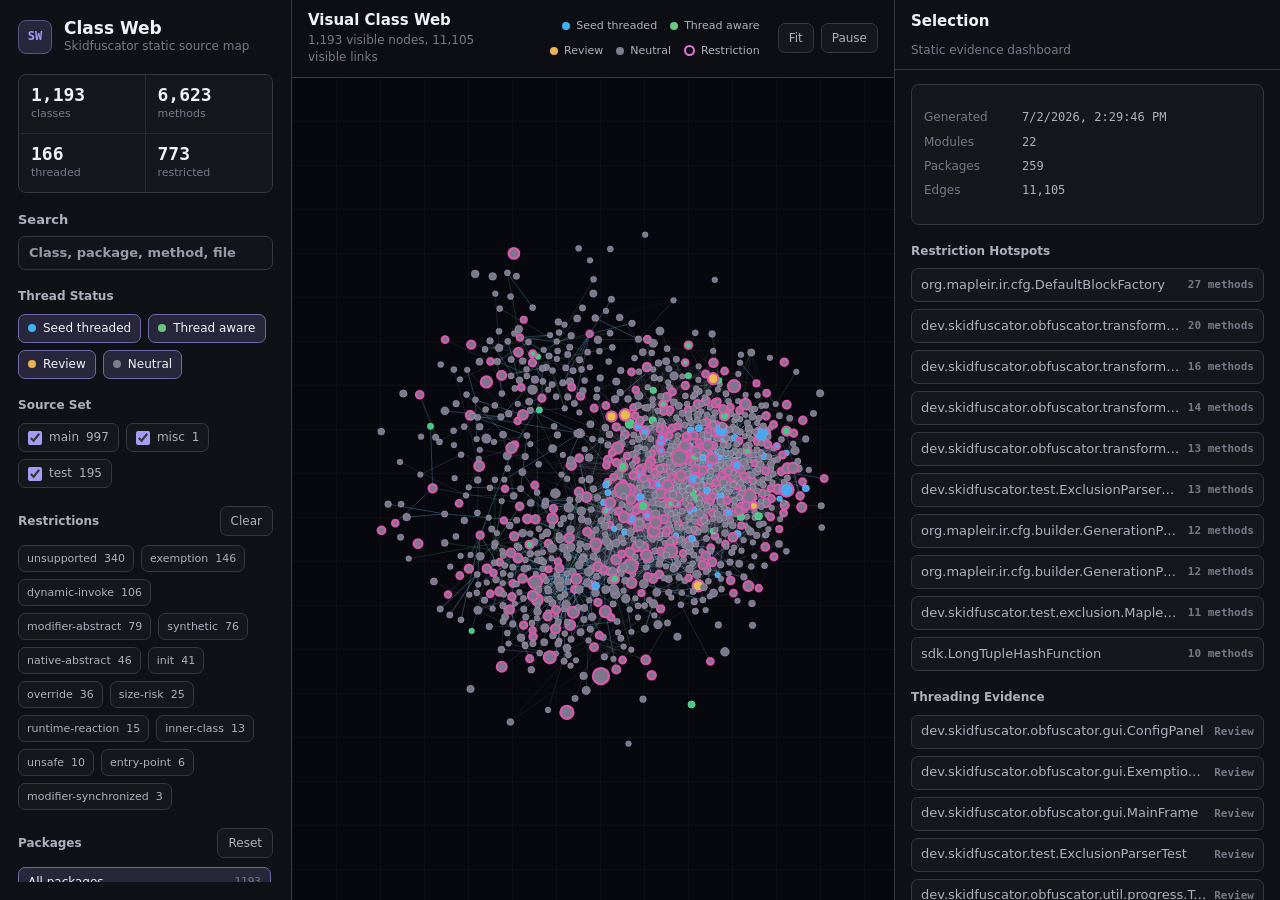
<file: docs/class-web/index.html>
<!doctype html>
<html lang="en">
<head>
  <meta charset="utf-8">
  <meta name="viewport" content="width=device-width, initial-scale=1">
  <title>Skidfuscator Class Web</title>
  <link rel="stylesheet" href="styles.css">
</head>
<body>
  <div class="app-shell">
    <aside class="rail" aria-label="Class web filters">
      <header class="brand">
        <span class="mark" aria-hidden="true">SW</span>
        <div>
          <h1>Class Web</h1>
          <p>Skidfuscator static source map</p>
        </div>
      </header>

      <section class="stats-grid" aria-label="Repository summary">
        <div><b id="statClasses">0</b><span>classes</span></div>
        <div><b id="statMethods">0</b><span>methods</span></div>
        <div><b id="statThreaded">0</b><span>threaded</span></div>
        <div><b id="statRestricted">0</b><span>restricted</span></div>
      </section>

      <label class="search-box">
        <span>Search</span>
        <input id="searchInput" type="search" autocomplete="off" placeholder="Class, package, method, file">
      </label>

      <section class="control-block">
        <h2>Thread Status</h2>
        <div id="statusFilters" class="chip-grid"></div>
      </section>

      <section class="control-block">
        <h2>Source Set</h2>
        <div id="sourceFilters" class="check-grid"></div>
      </section>

      <section class="control-block">
        <div class="block-title-row">
          <h2>Restrictions</h2>
          <button id="clearRestrictions" class="inline-button" type="button">Clear</button>
        </div>
        <div id="restrictionFilters" class="chip-grid compact"></div>
      </section>

      <section class="control-block grow">
        <div class="block-title-row">
          <h2>Packages</h2>
          <button id="resetFilters" class="inline-button" type="button">Reset</button>
        </div>
        <div id="packageList" class="package-list"></div>
      </section>
    </aside>

    <main class="graph-shell">
      <div class="graph-toolbar">
        <div>
          <div class="surface-title">Visual Class Web</div>
          <div id="visibleSummary" class="surface-subtitle">0 visible nodes</div>
        </div>
        <div class="legend" aria-label="Graph legend">
          <span><i class="dot seed"></i>Seed threaded</span>
          <span><i class="dot aware"></i>Thread aware</span>
          <span><i class="dot review"></i>Review</span>
          <span><i class="dot neutral"></i>Neutral</span>
          <span><i class="ring"></i>Restriction</span>
        </div>
        <div class="toolbar-actions">
          <button id="fitGraph" class="tool-button" type="button" title="Fit graph">Fit</button>
          <button id="pauseGraph" class="tool-button" type="button" title="Pause layout">Pause</button>
        </div>
      </div>
      <div class="graph-stage">
        <canvas id="graphCanvas"></canvas>
        <div id="graphTooltip" class="tooltip" hidden></div>
      </div>
    </main>

    <aside class="inspector" aria-label="Class inspector">
      <header class="inspector-head">
        <div>
          <h2 id="inspectorTitle">Selection</h2>
          <p id="inspectorSubtitle">Static evidence dashboard</p>
        </div>
      </header>
      <div id="inspectorBody" class="inspector-body"></div>
    </aside>
  </div>

  <script src="class-data.js"></script>
  <script src="app.js"></script>
</body>
</html>
</file>
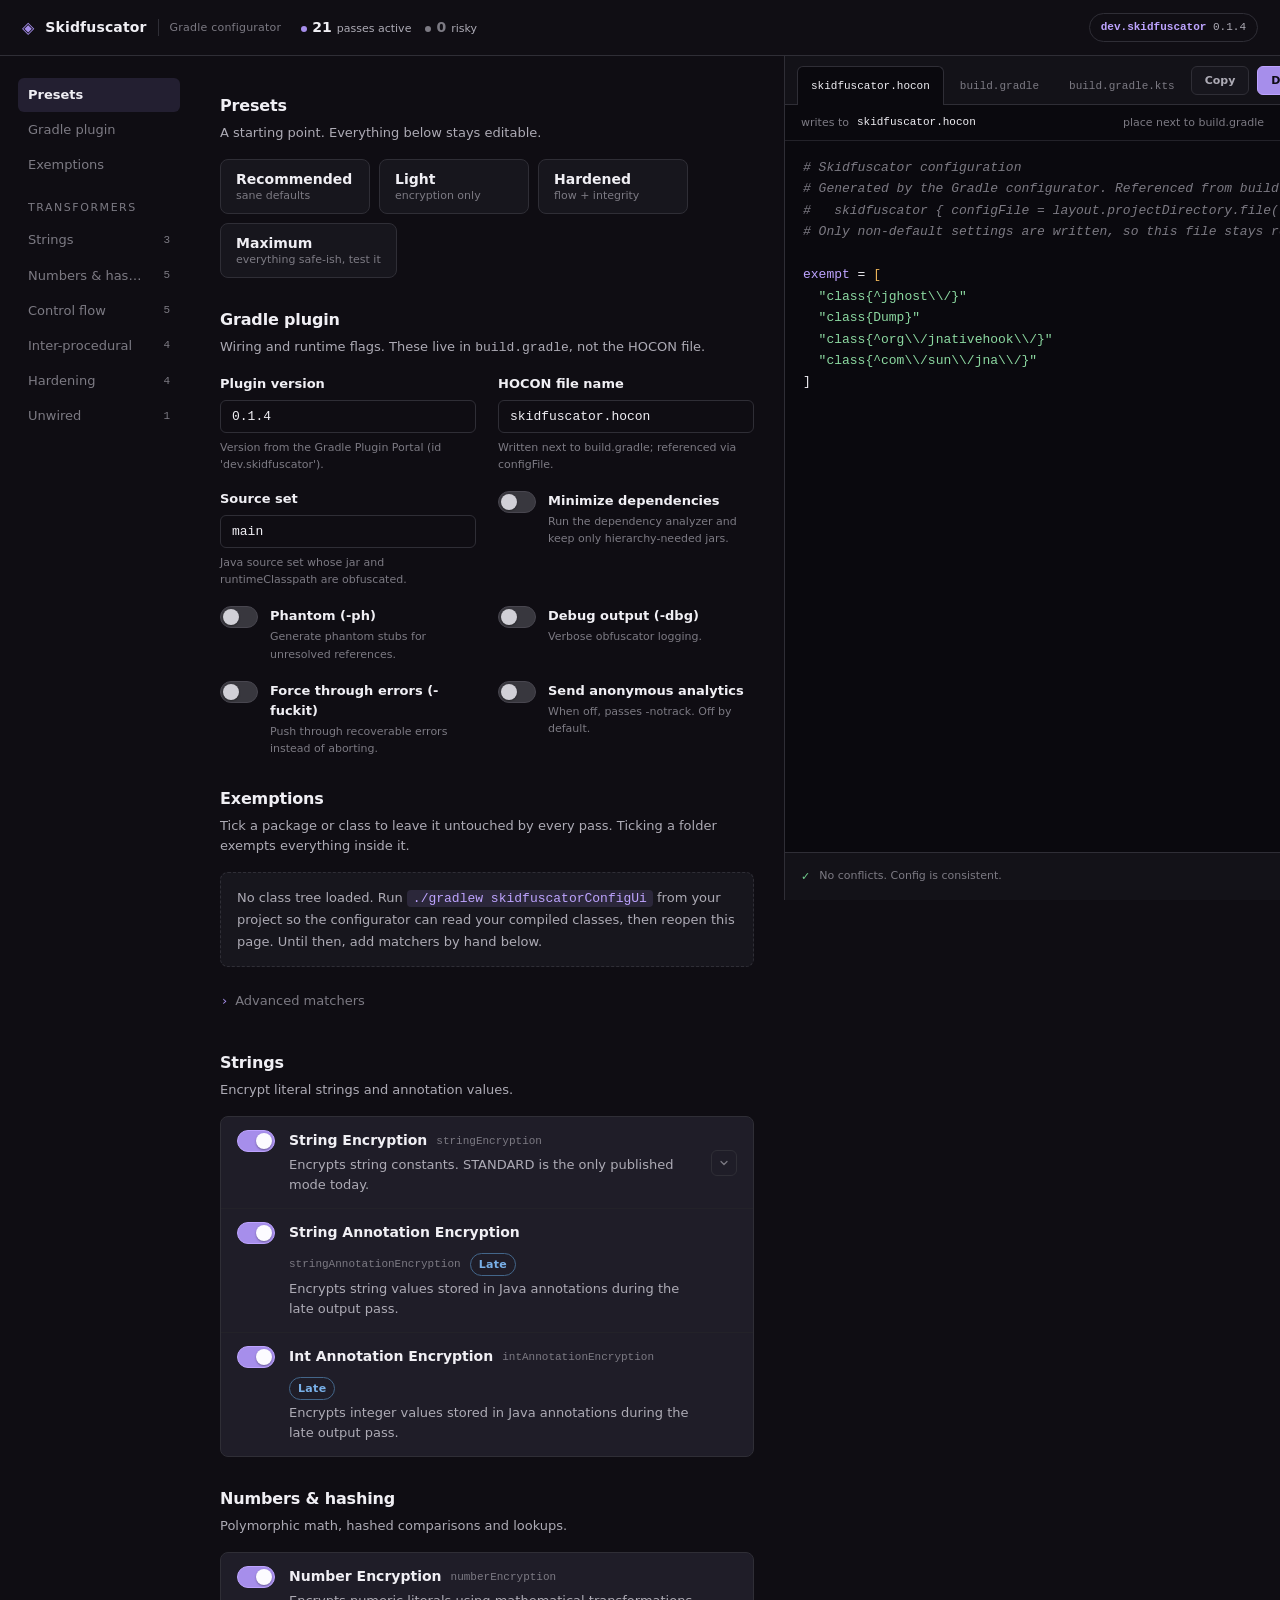
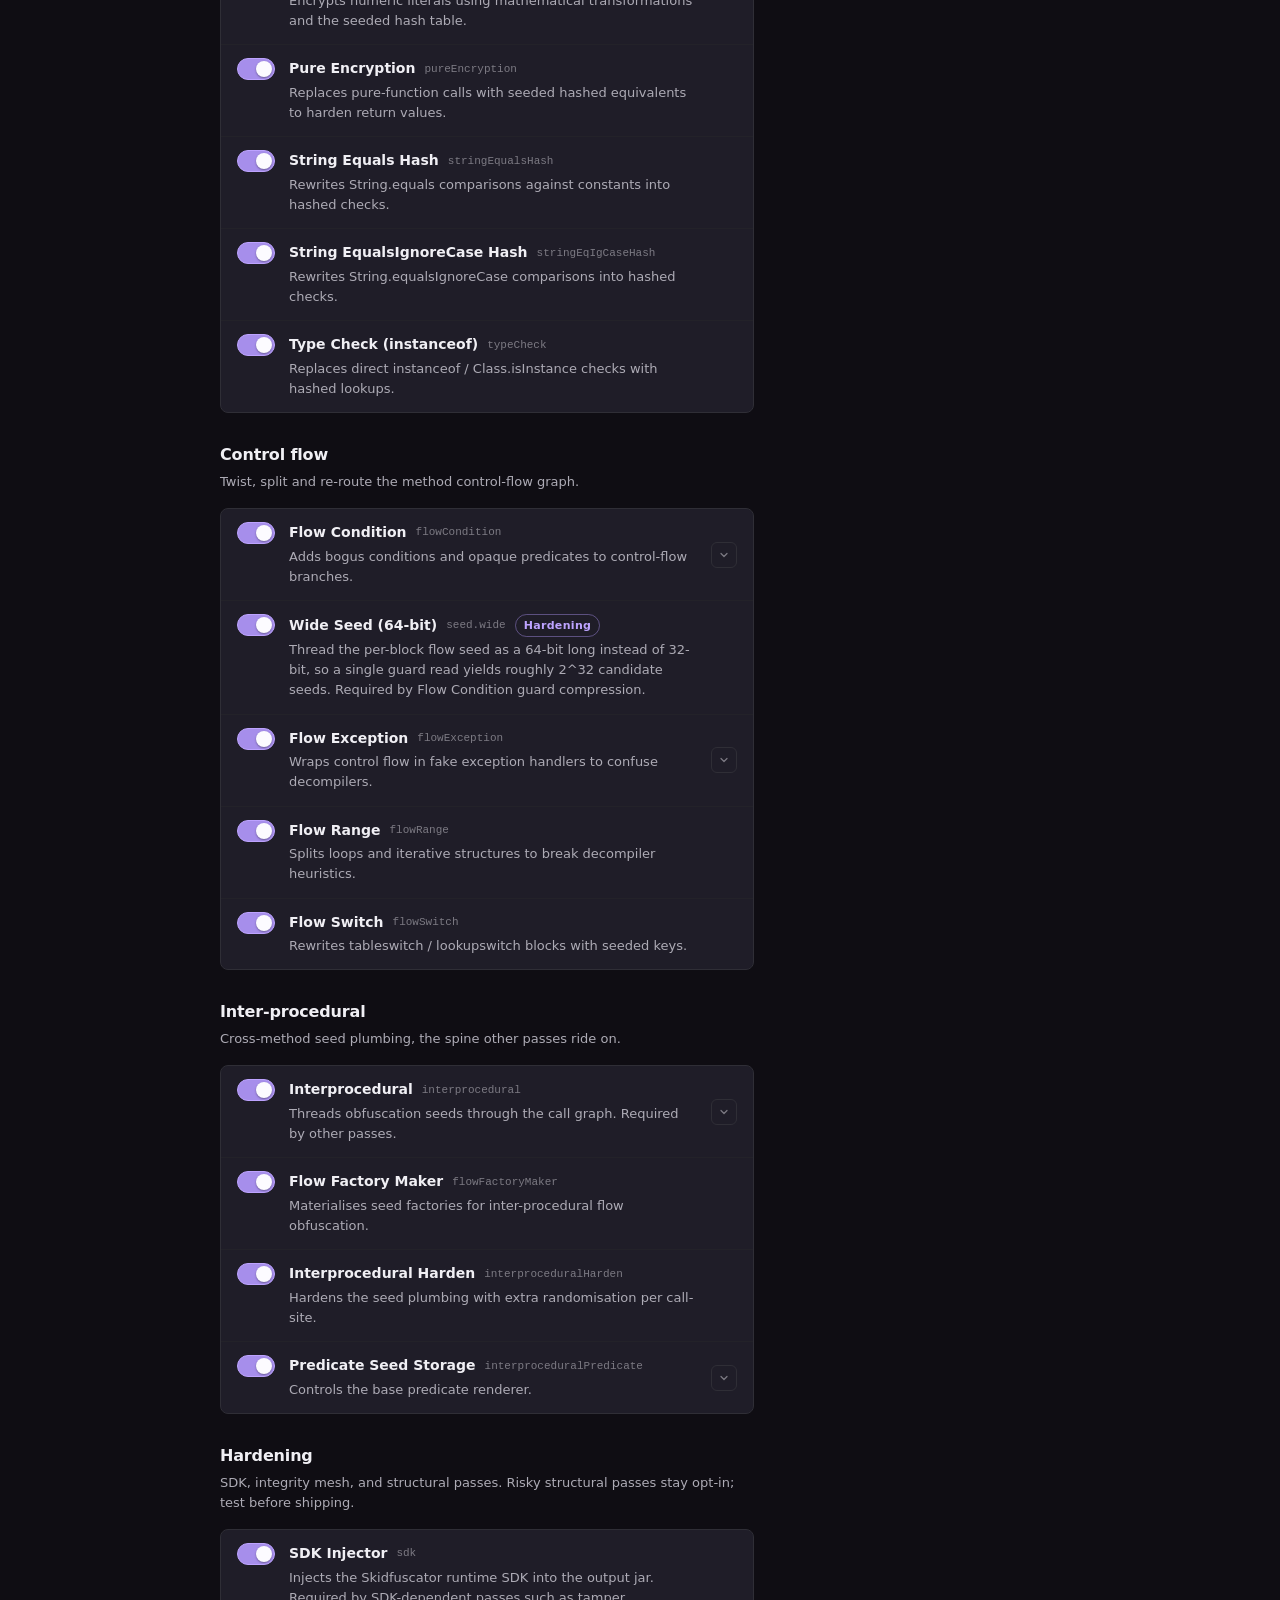
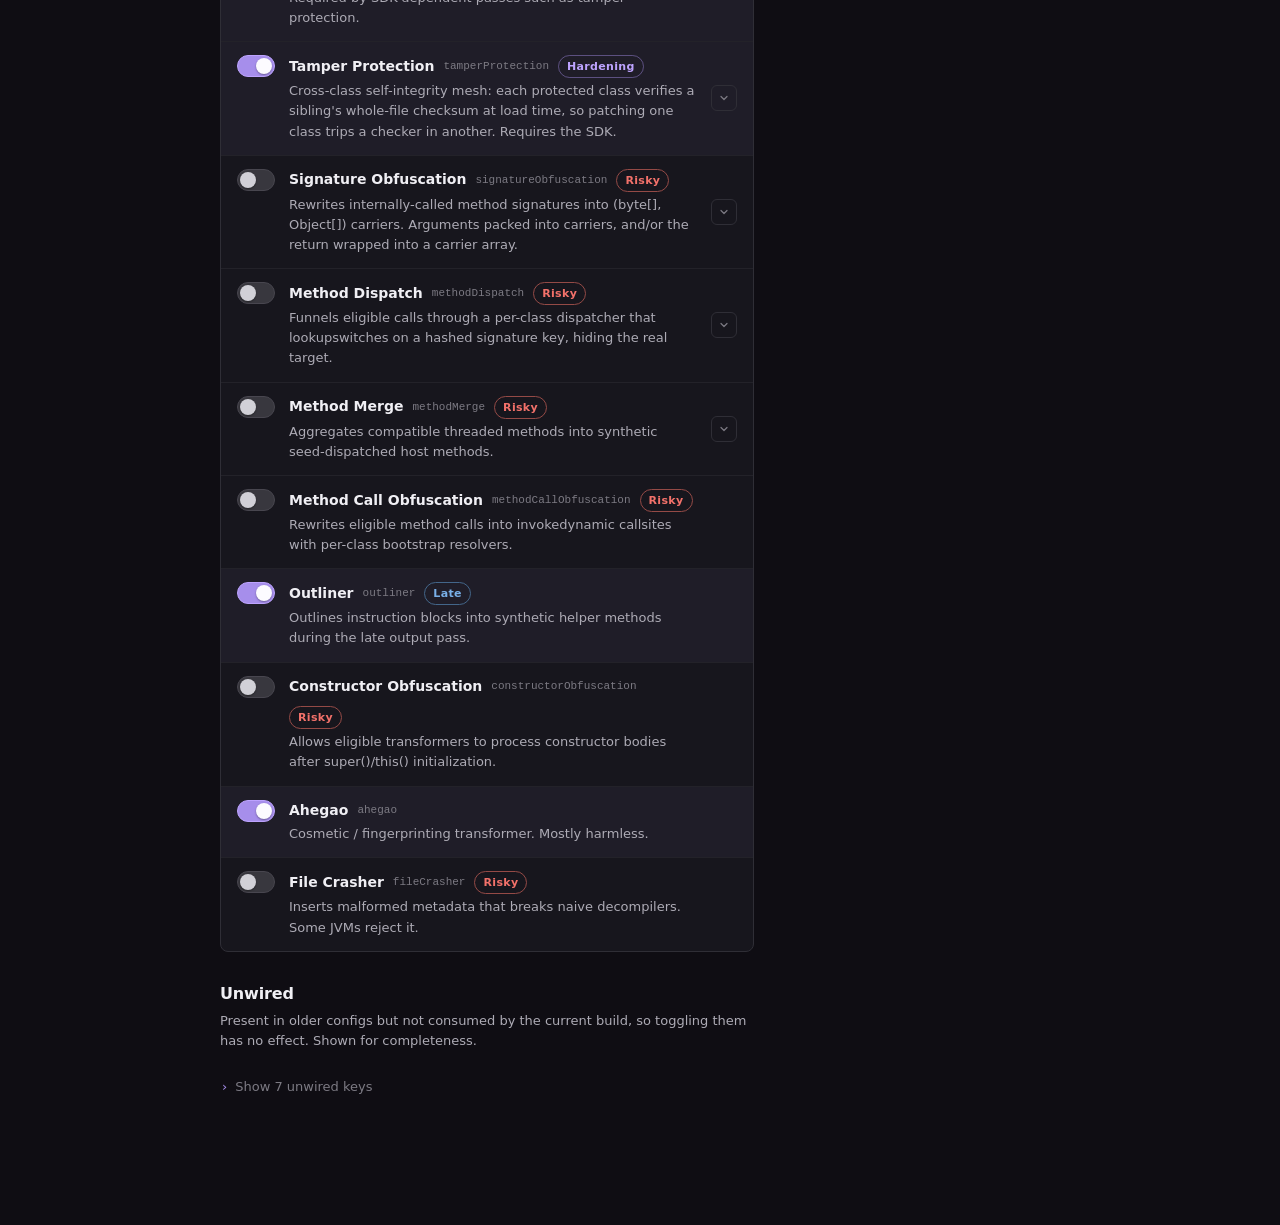
<file: dev.skidfuscator.gradle-plugin/src/main/resources/skidfuscator/config-ui.html>
<!DOCTYPE html>
<html lang="en">
<head>
<meta charset="utf-8">
<meta name="viewport" content="width=device-width, initial-scale=1">
<title>Skidfuscator · Gradle configurator</title>
<style>
  /* ───────────────────────────────────────────────────────────────
     Skidfuscator Gradle configurator.
     Product surface: a control panel that disappears into the task of
     dialing in obfuscation. Restrained colour (tinted violet neutrals,
     one accent reserved for state), system sans for UI, mono only where
     it is semantically code. OKLCH throughout. Fully self-contained and
     offline-safe: no web fonts, no network, runs straight off file://.
     ─────────────────────────────────────────────────────────────── */
  :root {
    --h: 295;                                   /* brand violet hue */
    --bg:        oklch(0.165 0.012 var(--h));
    --bg-grain:  oklch(0.185 0.014 var(--h));
    --surface:   oklch(0.205 0.014 var(--h));
    --surface-2: oklch(0.225 0.016 var(--h));
    --nav-bg:    oklch(0.185 0.013 var(--h));
    --code-bg:   oklch(0.145 0.011 var(--h));
    --line:      oklch(0.305 0.016 var(--h));
    --line-soft: oklch(0.255 0.013 var(--h));

    --text:      oklch(0.955 0.006 var(--h));
    --text-2:    oklch(0.745 0.014 var(--h));
    --text-3:    oklch(0.585 0.014 var(--h));

    --accent:      oklch(0.705 0.135 var(--h));
    --accent-hi:   oklch(0.775 0.140 var(--h));
    --accent-tint: oklch(0.705 0.135 var(--h) / 0.14);
    --accent-line: oklch(0.705 0.135 var(--h) / 0.45);
    --on-accent:   oklch(0.16 0.02 var(--h));

    --ok:    oklch(0.78 0.13 152);
    --warn:  oklch(0.80 0.125 78);
    --danger:oklch(0.70 0.16 25);

    --sans: "Segoe UI Variable Text","Segoe UI", ui-sans-serif, system-ui,
            -apple-system, "Helvetica Neue", Arial, sans-serif;
    --mono: "JetBrains Mono","Cascadia Code","SFMono-Regular","SF Mono",
            "Consolas", ui-monospace, monospace;

    --t-xs: .6875rem; --t-sm: .8125rem; --t-md: .875rem; --t-lg: 1rem;
    --r: 8px; --r-sm: 6px;
    --shadow: 0 1px 2px oklch(0 0 0 / .3), 0 8px 24px oklch(0 0 0 / .22);
  }

  * { box-sizing: border-box; }
  html { scroll-behavior: smooth; }
  body {
    margin: 0; background: var(--bg); color: var(--text);
    font-family: var(--sans); font-size: var(--t-sm); line-height: 1.55;
    -webkit-font-smoothing: antialiased; text-rendering: optimizeLegibility;
  }
  ::selection { background: var(--accent-tint); }
  a { color: var(--accent-hi); text-underline-offset: 2px; }

  ::-webkit-scrollbar { width: 11px; height: 11px; }
  ::-webkit-scrollbar-thumb { background: oklch(0.32 0.015 var(--h)); border-radius: 7px;
    border: 3px solid transparent; background-clip: padding-box; }
  ::-webkit-scrollbar-thumb:hover { background: oklch(0.40 0.02 var(--h)); background-clip: padding-box; }

  :focus-visible { outline: 2px solid var(--accent); outline-offset: 2px; border-radius: 3px; }

  /* ── app bar ─────────────────────────────────────────────── */
  .appbar {
    position: sticky; top: 0; z-index: 60;
    display: flex; align-items: center; gap: 20px;
    height: 56px; padding: 0 22px;
    background: oklch(0.175 0.013 var(--h) / .9);
    border-bottom: 1px solid var(--line);
    backdrop-filter: blur(10px);
  }
  .brand { display: flex; align-items: center; gap: 11px; }
  .brand .mark { color: var(--accent); font-size: 16px; line-height: 1; }
  .brand .name { font-weight: 650; font-size: var(--t-md); letter-spacing: .01em; }
  .brand .ctx {
    font-size: var(--t-xs); color: var(--text-3); padding-left: 11px;
    border-left: 1px solid var(--line); letter-spacing: .02em;
  }
  .summary { display: flex; align-items: center; gap: 14px; font-size: var(--t-xs); color: var(--text-2); }
  .summary .stat { display: flex; align-items: baseline; gap: 5px; }
  .summary .stat b { font-size: var(--t-md); font-weight: 650; color: var(--text); font-variant-numeric: tabular-nums; }
  .summary .dot { width: 6px; height: 6px; border-radius: 50%; background: var(--accent); }
  .summary .stat.risk b { color: var(--warn); }
  .summary .stat.risk .dot { background: var(--warn); }
  .summary .stat.risk.none b { color: var(--text-3); }
  .summary .stat.risk.none .dot { background: var(--text-3); }
  .appbar .spacer { flex: 1; }
  .pluginid {
    font-family: var(--mono); font-size: var(--t-xs); color: var(--text-2);
    padding: 5px 11px; border: 1px solid var(--line); border-radius: 999px;
  }
  .pluginid b { color: var(--accent-hi); font-weight: 600; }

  /* ── shell layout ────────────────────────────────────────── */
  .shell {
    display: grid;
    grid-template-columns: 190px minmax(0,1fr) minmax(400px, 31rem);
    align-items: start;
  }
  @media (max-width: 1199px) { .shell { grid-template-columns: minmax(0,1fr) minmax(370px, 27rem); } .nav { display: none; } }
  @media (max-width: 859px)  { .shell { grid-template-columns: 1fr; } .output { position: static; height: auto; border-left: none; border-top: 1px solid var(--line); } }

  /* ── nav rail ────────────────────────────────────────────── */
  .nav {
    position: sticky; top: 56px; align-self: start;
    max-height: calc(100vh - 56px); overflow: auto;
    padding: 22px 10px 40px 18px;
    display: flex; flex-direction: column; gap: 1px;
  }
  .nav a {
    display: flex; align-items: center; gap: 8px;
    padding: 7px 10px; border-radius: var(--r-sm);
    color: var(--text-3); text-decoration: none; font-size: var(--t-sm);
    transition: color .15s, background .15s;
  }
  .nav a:hover { color: var(--text); background: var(--surface); }
  .nav a.active { color: var(--text); background: var(--accent-tint); font-weight: 550; }
  .nav a .label { flex: 1; min-width: 0; overflow: hidden; text-overflow: ellipsis; white-space: nowrap; }
  .nav a .cnt {
    font-family: var(--mono); font-size: var(--t-xs); font-variant-numeric: tabular-nums;
    color: var(--text-3); min-width: 16px; text-align: right;
  }
  .nav a.active .cnt, .nav a:hover .cnt { color: var(--accent-hi); }
  .nav .group { font-size: var(--t-xs); letter-spacing: .14em; text-transform: uppercase;
    color: var(--text-3); padding: 16px 10px 6px; }

  /* ── editor column ───────────────────────────────────────── */
  .editor { padding: 8px 30px 120px; min-width: 0; }
  .section { padding-top: 30px; scroll-margin-top: 72px; }
  .section > h2 {
    margin: 0 0 4px; font-size: var(--t-lg); font-weight: 650; letter-spacing: -.01em;
  }
  .section > .sub { margin: 0 0 16px; color: var(--text-2); font-size: var(--t-sm); max-width: 70ch; }

  /* presets */
  .presets { display: flex; flex-wrap: wrap; gap: 9px; }
  .preset {
    cursor: pointer; text-align: left;
    background: var(--surface); border: 1px solid var(--line); color: var(--text);
    border-radius: var(--r); padding: 11px 15px; min-width: 150px;
    font-family: var(--sans); transition: border-color .15s, background .15s, transform .1s;
  }
  .preset:hover { border-color: var(--accent-line); background: var(--surface-2); }
  .preset:active { transform: translateY(1px); }
  .preset .pn { display: block; font-weight: 600; font-size: var(--t-md); }
  .preset .pt { display: block; font-size: var(--t-xs); color: var(--text-3); margin-top: 2px; }

  /* form */
  .form { display: grid; grid-template-columns: repeat(2, minmax(0,1fr)); gap: 16px 22px; }
  @media (max-width: 560px) { .form { grid-template-columns: 1fr; } }
  .field { display: flex; flex-direction: column; gap: 6px; min-width: 0; }
  .field > label { font-size: var(--t-sm); font-weight: 550; color: var(--text); }
  .field .hint { font-size: var(--t-xs); color: var(--text-3); }
  input[type=text], select {
    width: 100%; font-family: var(--mono); font-size: var(--t-sm); color: var(--text);
    background: var(--bg); border: 1px solid var(--line); border-radius: var(--r-sm);
    padding: 8px 11px; outline: none; transition: border-color .15s, box-shadow .15s;
  }
  input[type=text]:hover, select:hover { border-color: oklch(0.36 0.018 var(--h)); }
  input[type=text]:focus, select:focus {
    border-color: var(--accent); box-shadow: 0 0 0 3px var(--accent-tint);
  }
  textarea {
    width: 100%; font-family: var(--mono); font-size: var(--t-sm); color: var(--text);
    background: var(--bg); border: 1px solid var(--line); border-radius: var(--r-sm);
    padding: 11px 13px; outline: none; resize: vertical; min-height: 104px; line-height: 1.7;
    transition: border-color .15s, box-shadow .15s;
  }
  textarea:hover { border-color: oklch(0.36 0.018 var(--h)); }
  textarea:focus { border-color: var(--accent); box-shadow: 0 0 0 3px var(--accent-tint); }
  select {
    appearance: none; cursor: pointer; padding-right: 30px;
    background-image:
      linear-gradient(45deg, transparent 50%, var(--text-3) 50%),
      linear-gradient(135deg, var(--text-3) 50%, transparent 50%);
    background-position: calc(100% - 17px) 52%, calc(100% - 12px) 52%;
    background-size: 5px 5px; background-repeat: no-repeat;
  }
  .switchfield { grid-column: span 1; display: flex; align-items: flex-start; gap: 12px; padding-top: 2px; }
  .switchfield .meta { display: flex; flex-direction: column; gap: 2px; }
  .switchfield .meta label { font-size: var(--t-sm); font-weight: 550; }
  .switchfield .meta .hint { font-size: var(--t-xs); color: var(--text-3); }
  .exempt-help { margin-top: 11px; font-size: var(--t-xs); color: var(--text-3); line-height: 1.7; }
  .exempt-help code { font-family: var(--mono); color: var(--accent-hi); background: var(--accent-tint);
    padding: 1px 5px; border-radius: 4px; }

  /* exemption class tree */
  .tree-toolbar { display: flex; align-items: center; gap: 10px; margin-bottom: 10px; }
  .tree-toolbar #treeSearch { flex: 1; }
  .tree-stat { font-size: var(--t-xs); color: var(--text-3); white-space: nowrap; font-variant-numeric: tabular-nums; }
  .tree {
    border: 1px solid var(--line); border-radius: var(--r); background: var(--surface);
    max-height: 440px; overflow: auto; padding: 6px;
  }
  .trow { display: flex; align-items: center; gap: 8px; padding: 3px 6px; border-radius: 6px; white-space: nowrap; }
  .trow:hover { background: var(--surface-2); }
  .tcaret { width: 12px; text-align: center; color: var(--text-3); cursor: pointer; user-select: none;
    font-size: 9px; transition: transform .15s; flex: 0 0 auto; }
  .tcaret.open { transform: rotate(90deg); }
  .tcaret.none { visibility: hidden; }
  input.tcheck { width: 15px; height: 15px; accent-color: var(--accent); cursor: pointer; flex: 0 0 auto; margin: 0; }
  .tname { font-family: var(--mono); font-size: var(--t-sm); cursor: default; }
  .tname.dir { color: var(--text); cursor: pointer; }
  .tname.cls { color: var(--text-2); }
  .tcount { font-family: var(--mono); font-size: var(--t-xs); color: var(--text-3); }
  .tchildren { margin-left: 18px; display: none; border-left: 1px solid var(--line-soft); }
  .tchildren.open { display: block; }
  .tree-more { padding: 6px 8px; color: var(--text-3); font-size: var(--t-xs); }
  .tree-empty {
    border: 1px dashed var(--line); border-radius: var(--r); background: var(--surface);
    padding: 14px 16px; color: var(--text-2); font-size: var(--t-sm); line-height: 1.65;
  }
  .tree-empty code { font-family: var(--mono); color: var(--accent-hi); background: var(--accent-tint); padding: 1px 6px; border-radius: 4px; }
  .zone.adv { margin-top: 14px; }

  /* settings list (transformers) */
  .list { border: 1px solid var(--line); border-radius: var(--r); overflow: hidden; background: var(--surface); }
  .row { border-top: 1px solid var(--line-soft); transition: background .14s; }
  .row:first-child { border-top: none; }
  .row.on { background: oklch(0.705 0.135 var(--h) / 0.055); }
  .row-head { display: flex; align-items: flex-start; gap: 14px; padding: 13px 16px; }
  .row-main { flex: 1; min-width: 0; }
  .row-title { display: flex; align-items: center; gap: 9px; flex-wrap: wrap; }
  .row-title .nm { font-weight: 600; font-size: var(--t-md); }
  .row-title .key { font-family: var(--mono); font-size: var(--t-xs); color: var(--text-3); }
  .row-desc { color: var(--text-2); font-size: var(--t-sm); margin-top: 3px; max-width: 74ch; }
  .row.unwired .row-title .nm { color: var(--text-2); }

  .expander {
    appearance: none; border: 1px solid var(--line); background: transparent; cursor: pointer;
    width: 26px; height: 26px; border-radius: var(--r-sm); color: var(--text-3);
    display: grid; place-items: center; transition: color .15s, border-color .15s, transform .18s;
    flex: 0 0 auto; align-self: center;
  }
  .expander:hover { color: var(--text); border-color: var(--accent-line); }
  .expander svg { width: 12px; height: 12px; transition: transform .2s cubic-bezier(.22,1,.36,1); }
  .expander.open svg { transform: rotate(180deg); }
  .expander.none { visibility: hidden; }

  .badge {
    font-size: var(--t-xs); font-weight: 600; letter-spacing: .03em;
    padding: 2px 8px; border-radius: 999px; border: 1px solid var(--line); color: var(--text-3);
  }
  .badge.late     { color: var(--info, oklch(0.74 0.1 250)); border-color: oklch(0.5 0.07 250); }
  .badge.risky    { color: var(--danger); border-color: oklch(0.5 0.1 25); }
  .badge.hardening{ color: var(--accent-hi); border-color: var(--accent-line); }
  .badge.unwired  { color: var(--text-3); border-color: var(--line); }

  .opts {
    display: none; padding: 2px 16px 16px 52px; overflow: hidden;
  }
  .opts.open { display: block; animation: reveal .22s cubic-bezier(.22,1,.36,1); }
  @keyframes reveal { from { opacity: 0; transform: translateY(-4px); } to { opacity: 1; transform: none; } }
  .opts .opt { margin-top: 13px; }
  .opts .opt:first-child { margin-top: 6px; }

  /* toggle switch (full state vocabulary) */
  .switch { position: relative; display: inline-flex; flex: 0 0 auto; width: 38px; height: 22px; cursor: pointer; }
  .switch input { position: absolute; opacity: 0; width: 100%; height: 100%; margin: 0; cursor: pointer; }
  .track {
    position: absolute; inset: 0; border-radius: 999px;
    background: oklch(0.34 0.012 var(--h)); border: 1px solid oklch(0.40 0.015 var(--h));
    transition: background .18s, border-color .18s;
  }
  .track::after {
    content: ""; position: absolute; top: 2px; left: 2px; width: 16px; height: 16px;
    border-radius: 50%; background: oklch(0.86 0.01 var(--h));
    transition: transform .2s cubic-bezier(.22,1,.36,1), background .18s;
    box-shadow: 0 1px 2px oklch(0 0 0 / .35);
  }
  .switch:hover .track { border-color: oklch(0.46 0.02 var(--h)); }
  .switch input:checked + .track { background: var(--accent); border-color: var(--accent-hi); }
  .switch input:checked + .track::after { transform: translateX(16px); background: oklch(0.99 0.005 var(--h)); }
  .switch input:focus-visible + .track { box-shadow: 0 0 0 3px var(--accent-tint); }

  /* unwired collapsible zone */
  .zone > summary {
    cursor: pointer; list-style: none; user-select: none;
    display: flex; align-items: center; gap: 8px; padding: 10px 2px; color: var(--text-3);
    font-size: var(--t-sm);
  }
  .zone > summary::-webkit-details-marker { display: none; }
  .zone > summary .tw { transition: transform .2s; color: var(--accent); }
  .zone[open] > summary .tw { transform: rotate(90deg); }
  .zone > summary .z-sub { color: var(--text-3); font-size: var(--t-xs); }

  /* ── output column ───────────────────────────────────────── */
  .output {
    position: sticky; top: 56px; height: calc(100vh - 56px);
    border-left: 1px solid var(--line); background: var(--bg-grain);
    display: flex; flex-direction: column;
  }
  .filetabs { display: flex; align-items: stretch; gap: 2px; padding: 10px 12px 0; border-bottom: 1px solid var(--line); }
  .ftab {
    appearance: none; background: transparent; border: 1px solid transparent; border-bottom: none;
    cursor: pointer; font-family: var(--mono); font-size: var(--t-xs); color: var(--text-3);
    padding: 9px 13px; border-radius: var(--r-sm) var(--r-sm) 0 0; transition: color .15s, background .15s;
  }
  .ftab:hover { color: var(--text-2); }
  .ftab.active { color: var(--text); background: var(--code-bg); border-color: var(--line); margin-bottom: -1px; }
  .out-actions { margin-left: auto; display: flex; gap: 8px; align-items: center; padding-bottom: 9px; }
  .btn {
    appearance: none; cursor: pointer; font-family: var(--sans); font-size: var(--t-xs); font-weight: 550;
    padding: 7px 13px; border-radius: var(--r-sm); border: 1px solid var(--line);
    background: var(--surface); color: var(--text-2); transition: color .15s, background .15s, border-color .15s;
  }
  .btn:hover { color: var(--text); background: var(--surface-2); border-color: var(--accent-line); }
  .btn:active { transform: translateY(1px); }
  .btn.primary { background: var(--accent); color: var(--on-accent); border-color: var(--accent-hi); }
  .btn.primary:hover { background: var(--accent-hi); }

  .filehead {
    display: flex; align-items: center; gap: 8px; padding: 9px 16px;
    font-size: var(--t-xs); color: var(--text-3); border-bottom: 1px solid var(--line-soft);
    background: var(--code-bg);
  }
  .filehead .fname { font-family: var(--mono); color: var(--text); }
  .filehead .spacer { flex: 1; }
  pre.code {
    flex: 1; margin: 0; overflow: auto; padding: 16px 18px; background: var(--code-bg);
    font-family: var(--mono); font-size: var(--t-sm); line-height: 1.65; tab-size: 2; white-space: pre;
  }
  pre .c { color: var(--text-3); font-style: italic; }
  pre .k { color: var(--accent-hi); }
  pre .s { color: oklch(0.82 0.11 152); }
  pre .b { color: oklch(0.78 0.10 250); }
  pre .e { color: var(--warn); }

  .consistency { border-top: 1px solid var(--line); background: var(--bg-grain);
    padding: 11px 16px; font-size: var(--t-xs); max-height: 168px; overflow: auto; }
  .ci { display: flex; gap: 9px; padding: 4px 0; align-items: flex-start; line-height: 1.5; }
  .ci .ic { flex: 0 0 auto; margin-top: 1px; }
  .ci.ok   { color: var(--text-3); }
  .ci.ok .ic   { color: var(--ok); }
  .ci.warn { color: var(--text-2); }
  .ci.warn .ic { color: var(--warn); }

  .toast {
    position: fixed; left: 50%; bottom: 24px; transform: translate(-50%, 14px);
    background: var(--surface-2); color: var(--text); border: 1px solid var(--accent-line);
    font-size: var(--t-sm); font-weight: 550; padding: 10px 18px; border-radius: var(--r);
    opacity: 0; pointer-events: none; transition: opacity .2s, transform .2s cubic-bezier(.22,1,.36,1);
    z-index: 100; box-shadow: var(--shadow);
  }
  .toast.show { opacity: 1; transform: translate(-50%, 0); }
  .toast .ic { color: var(--accent); margin-right: 8px; }
</style>
</head>
<body>
<header class="appbar">
  <div class="brand">
    <span class="mark">◈</span>
    <span class="name">Skidfuscator</span>
    <span class="ctx">Gradle configurator</span>
  </div>
  <div class="summary" id="summary"></div>
  <span class="spacer"></span>
  <span class="pluginid" id="pluginId"></span>
</header>

<div class="shell">
  <nav class="nav" id="nav" aria-label="Sections"></nav>

  <main class="editor" id="editor">
    <section class="section" id="sec-presets" data-sec data-label="Presets">
      <h2>Presets</h2>
      <p class="sub">A starting point. Everything below stays editable.</p>
      <div class="presets" id="presets"></div>
    </section>

    <section class="section" id="sec-plugin" data-sec data-label="Gradle plugin">
      <h2>Gradle plugin</h2>
      <p class="sub">Wiring and runtime flags. These live in <code>build.gradle</code>, not the HOCON file.</p>
      <div class="form" id="gradleForm"></div>
    </section>

    <section class="section" id="sec-exempt" data-sec data-label="Exemptions">
      <h2>Exemptions</h2>
      <p class="sub">Tick a package or class to leave it untouched by every pass. Ticking a folder exempts everything inside it.</p>

      <div id="treePanel">
        <div class="tree-toolbar">
          <input type="text" id="treeSearch" spellcheck="false" placeholder="Filter packages and classes" aria-label="Filter the class tree">
          <span class="tree-stat" id="treeStat"></span>
          <button class="btn" id="treeClear" type="button">Clear</button>
        </div>
        <div class="tree" id="tree" role="tree"></div>
      </div>

      <div id="treeEmpty" class="tree-empty" style="display:none">
        No class tree loaded. Run <code>./gradlew skidfuscatorConfigUi</code> from your project so the configurator can read
        your compiled classes, then reopen this page. Until then, add matchers by hand below.
      </div>

      <details class="zone adv">
        <summary><span class="tw">&rsaquo;</span><span>Advanced matchers</span></summary>
        <p class="exempt-help" style="margin-top:10px">
          One matcher per line, applied on top of the ticked classes above. Use these for method-level or regex rules:
          <code>class{com/example/api/**}</code>, <code>method{com/example/Main.main*}</code>.
          Backslashes are escaped for you in the generated HOCON.
        </p>
        <textarea id="exempt" spellcheck="false" rows="5" aria-label="Advanced exemption matchers"></textarea>
      </details>
    </section>
  </main>

  <aside class="output">
    <div class="filetabs">
      <button class="ftab active" data-out="hocon">skidfuscator.hocon</button>
      <button class="ftab" data-out="groovy">build.gradle</button>
      <button class="ftab" data-out="kotlin">build.gradle.kts</button>
      <div class="out-actions">
        <button class="btn" id="copyBtn">Copy</button>
        <button class="btn primary" id="dlBtn">Download</button>
      </div>
    </div>
    <div class="filehead">
      <span>writes to</span><span class="fname" id="fileName">skidfuscator.hocon</span>
      <span class="spacer"></span>
      <span id="fileNote"></span>
    </div>
    <pre class="code" id="code" tabindex="0"></pre>
    <div class="consistency" id="consistency"></div>
  </aside>
</div>

<div class="toast" id="toast"></div>

<!-- Class tree injected by the Gradle task (skidfuscatorConfigUi). Stays the literal
     placeholder when the page is opened without the task, which switches the picker to
     manual mode. Inline (not fetched) so it works offline from file://. -->
<script id="ct-data" type="application/json">__SKIDFUSCATOR_CLASSTREE__</script>

<script>
"use strict";
/* ════════════════════════════════════════════════════════════════
   Catalog mirrors dev.skidfuscator.obfuscator.gui.TransformerPanel.
   Each `id` IS the HOCON key the obfuscator reads (camelCase of the
   transformer name). Defaults match defaultConfig.hocon and the
   transformers' getConfig() fallbacks. type: bool | int | enum | string
   ════════════════════════════════════════════════════════════════ */
const CATALOG = [
  { cat: "Strings", hint: "Encrypt literal strings and annotation values.", items: [
    { id:"stringEncryption", name:"String Encryption", def:true,
      desc:"Encrypts string constants. STANDARD is the only published mode today.",
      opts:[ {key:"type", label:"Encryption type", type:"enum", values:["STANDARD"], def:"STANDARD"} ] },
    { id:"stringAnnotationEncryption", name:"String Annotation Encryption", def:true, tag:"Late",
      desc:"Encrypts string values stored in Java annotations during the late output pass." },
    { id:"intAnnotationEncryption", name:"Int Annotation Encryption", def:true, tag:"Late",
      desc:"Encrypts integer values stored in Java annotations during the late output pass." },
  ]},

  { cat: "Numbers & hashing", hint: "Polymorphic math, hashed comparisons and lookups.", items: [
    { id:"numberEncryption", name:"Number Encryption", def:true,
      desc:"Encrypts numeric literals using mathematical transformations and the seeded hash table." },
    { id:"pureEncryption", name:"Pure Encryption", def:true,
      desc:"Replaces pure-function calls with seeded hashed equivalents to harden return values." },
    { id:"stringEqualsHash", name:"String Equals Hash", def:true,
      desc:"Rewrites String.equals comparisons against constants into hashed checks." },
    { id:"stringEqIgCaseHash", name:"String EqualsIgnoreCase Hash", def:true,
      desc:"Rewrites String.equalsIgnoreCase comparisons into hashed checks." },
    { id:"typeCheck", name:"Type Check (instanceof)", def:true,
      desc:"Replaces direct instanceof / Class.isInstance checks with hashed lookups." },
  ]},

  { cat: "Control flow", hint: "Twist, split and re-route the method control-flow graph.", items: [
    { id:"flowCondition", name:"Flow Condition", def:true,
      desc:"Adds bogus conditions and opaque predicates to control-flow branches.",
      opts:[
        {key:"compressing.enabled", label:"Compress guard seed", type:"bool", def:true,
         desc:"Hash the full 64-bit seed folded to 32 bits so a guard constant no longer reveals the seed. Requires Wide Seed."},
        {key:"compressing.salt", label:"Non-linear fold", type:"bool", def:true,
         desc:"Use a non-linear multiply-mix fold to resist cross-guard correlation. Requires guard compression."},
      ] },
    { id:"seed", name:"Wide Seed (64-bit)", def:true, tag:"Hardening", flag:"wide",
      desc:"Thread the per-block flow seed as a 64-bit long instead of 32-bit, so a single guard read yields roughly 2^32 candidate seeds. Required by Flow Condition guard compression." },
    { id:"flowException", name:"Flow Exception", def:true,
      desc:"Wraps control flow in fake exception handlers to confuse decompilers.",
      opts:[
        {key:"strength", label:"Strength", type:"enum", values:["WEAK","GOOD","AGGRESSIVE"], def:"AGGRESSIVE"},
        {key:"decoyCalls.enabled", label:"Decoy calls", type:"bool", def:false,
         desc:"Replace fake failure throws with decoy calls to valid methods."},
        {key:"decoyCalls.scope", label:"Decoy scope", type:"enum", values:["APPLICATION","APPLICATION_AND_EXEMPT"], def:"APPLICATION_AND_EXEMPT"},
        {key:"decoyCalls.includeLibraries", label:"Library decoys", type:"bool", def:false,
         desc:"Allow public library static methods as decoy call targets."},
        {key:"decoyCalls.maxArgs", label:"Max decoy args", type:"int", def:5},
      ] },
    { id:"flowRange", name:"Flow Range", def:true,
      desc:"Splits loops and iterative structures to break decompiler heuristics." },
    { id:"flowSwitch", name:"Flow Switch", def:true,
      desc:"Rewrites tableswitch / lookupswitch blocks with seeded keys." },
  ]},

  { cat: "Inter-procedural", hint: "Cross-method seed plumbing, the spine other passes ride on.", items: [
    { id:"interprocedural", name:"Interprocedural", def:true,
      desc:"Threads obfuscation seeds through the call graph. Required by other passes.",
      opts:[ {key:"threadStaticMethods", label:"Thread static methods", type:"bool", def:true,
        desc:"Thread the flow seed through static-method call edges (adds a hidden int parameter to threaded static methods)."} ] },
    { id:"flowFactoryMaker", name:"Flow Factory Maker", def:true,
      desc:"Materialises seed factories for inter-procedural flow obfuscation." },
    { id:"interproceduralHarden", name:"Interprocedural Harden", def:true,
      desc:"Hardens the seed plumbing with extra randomisation per call-site." },
    { id:"interproceduralPredicate", name:"Predicate Seed Storage", def:true,
      desc:"Controls the base predicate renderer.",
      opts:[ {key:"dynamicClassPredicates", label:"Dynamic class predicates", type:"bool", def:false,
        desc:"Store class/static predicates in private static fields instead of inlining constants."} ] },
  ]},

  { cat: "Hardening", hint: "SDK, integrity mesh, and structural passes. Risky structural passes stay opt-in; test before shipping.", items: [
    { id:"sdk", name:"SDK Injector", def:true,
      desc:"Injects the Skidfuscator runtime SDK into the output jar. Required by SDK-dependent passes such as tamper protection." },
    { id:"tamperProtection", name:"Tamper Protection", def:true, tag:"Hardening",
      desc:"Cross-class self-integrity mesh: each protected class verifies a sibling's whole-file checksum at load time, so patching one class trips a checker in another. Requires the SDK.",
      opts:[ {key:"action", label:"On tamper", type:"enum", values:["THROW","EXIT","SILENT"], def:"SILENT",
        desc:"THROW raises an error at the check; EXIT halts the JVM; SILENT lets the check pass then arms a deferred, off-thread halt (hardest to trace)."} ] },
    { id:"signatureObfuscation", name:"Signature Obfuscation", def:false, tag:"Risky",
      desc:"Rewrites internally-called method signatures into (byte[], Object[]) carriers. Arguments packed into carriers, and/or the return wrapped into a carrier array.",
      opts:[
        {key:"arguments", label:"Pack arguments", type:"bool", def:true,
         desc:"Collapse the parameter list into (byte[], Object[]) carriers."},
        {key:"returns", label:"Wrap returns", type:"bool", def:false,
         desc:"Wrap the return value into a carrier array; callers unpack transparently."},
        {key:"returnThreadKey", label:"Thread key in return", type:"bool", def:false,
         desc:"Append the method's threaded flow seed as the last slot of the wrapped return array. Requires Wrap returns."},
      ] },
    { id:"methodDispatch", name:"Method Dispatch", def:false, tag:"Risky",
      desc:"Funnels eligible calls through a per-class dispatcher that lookupswitches on a hashed signature key, hiding the real target.",
      opts:[
        {key:"scope", label:"Scope", type:"enum", values:["APP_ONLY","INCLUDE_LIBRARY","STATIC_ONLY"], def:"APP_ONLY",
         desc:"APP_ONLY = application targets; INCLUDE_LIBRARY = also library targets; STATIC_ONLY = only invokestatic."},
        {key:"maxPerDispatcher", label:"Max targets / dispatcher", type:"int", def:64},
        {key:"decoyDefaultCalls", label:"Default decoy calls", type:"bool", def:false,
         desc:"Emit calls to real targets in the unreachable default path before the safety throw."},
      ] },
    { id:"methodMerge", name:"Method Merge", def:false, tag:"Risky",
      desc:"Aggregates compatible threaded methods into synthetic seed-dispatched host methods.",
      opts:[
        {key:"maxPerHost", label:"Max methods / host", type:"int", def:16},
        {key:"maxHostInsns", label:"Max host instructions", type:"int", def:20000},
      ] },
    { id:"methodCallObfuscation", name:"Method Call Obfuscation", def:false, tag:"Risky",
      desc:"Rewrites eligible method calls into invokedynamic callsites with per-class bootstrap resolvers." },
    { id:"outliner", name:"Outliner", def:true, tag:"Late",
      desc:"Outlines instruction blocks into synthetic helper methods during the late output pass." },
    { id:"constructorObfuscation", name:"Constructor Obfuscation", def:false, tag:"Risky",
      desc:"Allows eligible transformers to process constructor bodies after super()/this() initialization." },
    { id:"ahegao", name:"Ahegao", def:true,
      desc:"Cosmetic / fingerprinting transformer. Mostly harmless." },
    { id:"fileCrasher", name:"File Crasher", def:false, tag:"Risky",
      desc:"Inserts malformed metadata that breaks naive decompilers. Some JVMs reject it." },
  ]},

  { cat: "Unwired", hint: "Present in older configs but not consumed by the current build, so toggling them has no effect. Shown for completeness.", unwired:true, items: [
    { id:"reference", name:"Reference Hardening", def:false, tag:"Unwired",
      desc:"Hardens method / field reference resolution." },
    { id:"exceptionReturn", name:"Exception Return", def:true, tag:"Unwired",
      desc:"Replaces ordinary returns with exception-driven control-flow exits." },
    { id:"driver", name:"Driver", def:false, tag:"Unwired",
      desc:"Wraps the program with a launch driver.",
      opts:[ {key:"path", label:"Driver path", type:"string", def:"skid/Driver"} ] },
    { id:"native", name:"Native", def:false, tag:"Unwired",
      desc:"Converts selected methods to native implementations." },
    { id:"classRenamer", name:"Class Renamer", def:false, tag:"Unwired",
      desc:"Renames classes. Not wired to the obfuscator runtime; use ProGuard pre-processing instead.",
      opts:[
        {key:"type", label:"Scheme", type:"enum", values:["ALPHABETICAL","CUSTOM"], def:"CUSTOM"},
        {key:"prefix", label:"Package prefix", type:"string", def:"skido/"},
        {key:"depth", label:"Depth", type:"int", def:3},
      ] },
    { id:"methodRenamer", name:"Method Renamer", def:false, tag:"Unwired",
      desc:"Renames methods. Not wired to the obfuscator runtime.",
      opts:[
        {key:"type", label:"Scheme", type:"enum", values:["ALPHABETICAL","CUSTOM"], def:"CUSTOM"},
        {key:"depth", label:"Depth", type:"int", def:3},
      ] },
    { id:"fieldRenamer", name:"Field Renamer", def:false, tag:"Unwired",
      desc:"Renames fields. Not wired to the obfuscator runtime.",
      opts:[ {key:"type", label:"Scheme", type:"enum", values:["ALPHABETICAL","CUSTOM"], def:"ALPHABETICAL"} ] },
  ]},
];

const DEFAULT_EXEMPTIONS = [
  "class{^jghost\\/}", "class{Dump}", "class{^org\\/jnativehook\\/}", "class{^com\\/sun\\/jna\\/}",
];

const GRADLE = {
  pluginVersion: { label:"Plugin version", type:"text", def:"0.1.4",
    desc:"Version from the Gradle Plugin Portal (id 'dev.skidfuscator')." },
  configFile:    { label:"HOCON file name", type:"text", def:"skidfuscator.hocon",
    desc:"Written next to build.gradle; referenced via configFile." },
  sourceSet:     { label:"Source set", type:"text", def:"main",
    desc:"Java source set whose jar and runtimeClasspath are obfuscated." },
  minimizeDependencies: { label:"Minimize dependencies", type:"bool", def:false,
    desc:"Run the dependency analyzer and keep only hierarchy-needed jars." },
  phantom:  { label:"Phantom (-ph)", type:"bool", def:false, desc:"Generate phantom stubs for unresolved references." },
  debug:    { label:"Debug output (-dbg)", type:"bool", def:false, desc:"Verbose obfuscator logging." },
  fuckit:   { label:"Force through errors (-fuckit)", type:"bool", def:false, desc:"Push through recoverable errors instead of aborting." },
  analytics:{ label:"Send anonymous analytics", type:"bool", def:false, desc:"When off, passes -notrack. Off by default." },
};

const PRESETS = {
  "Recommended": { tip:"sane defaults", state:{} },
  "Light":       { tip:"encryption only", state:{
    flowCondition:false, flowException:false, flowRange:false, flowSwitch:false,
    pureEncryption:false, stringEqualsHash:false, stringEqIgCaseHash:false, typeCheck:false,
    outliner:false, ahegao:false } },
  "Hardened":    { tip:"flow + integrity", state:{
    seed:true,
    sdk:true,
    flowCondition:{enabled:true, "compressing.enabled":true, "compressing.salt":true},
    tamperProtection:{enabled:true, action:"SILENT"},
    "flowException.strength":"AGGRESSIVE" } },
  "Maximum":     { tip:"everything safe-ish, test it", state:{
    seed:true,
    sdk:true,
    flowCondition:{enabled:true, "compressing.enabled":true, "compressing.salt":true},
    tamperProtection:{enabled:true, action:"SILENT"},
    signatureObfuscation:{enabled:true, arguments:true, returns:true, returnThreadKey:true},
    methodDispatch:{enabled:true}, methodMerge:{enabled:true} } },
};

const RISKY = ["signatureObfuscation","methodDispatch","methodMerge","methodCallObfuscation","constructorObfuscation","fileCrasher"];

/* ──────────────────────────── state ──────────────────────────── */
const byId = {};
CATALOG.forEach(c => c.items.forEach(it => byId[it.id] = it));
const state = {};
const gradle = {};
let activeOut = "hocon";

function resetState() {
  for (const id in byId) {
    const it = byId[id];
    const opts = {};
    (it.opts || []).forEach(o => opts[o.key] = o.def);
    state[id] = { enabled: !!it.def, opts };
  }
  for (const k in GRADLE) gradle[k] = GRADLE[k].def;
}

function applyPreset(name) {
  resetState();
  const st = PRESETS[name].state;
  for (const key in st) {
    const v = st[key];
    if (key.indexOf(".") > -1 && !byId[key]) {
      const id = key.slice(0, key.indexOf("."));
      const ok = key.slice(key.indexOf(".") + 1);
      if (state[id]) state[id].opts[ok] = v;
    } else if (typeof v === "object") {
      if (!state[key]) continue;
      if ("enabled" in v) state[key].enabled = v.enabled;
      for (const ok in v) if (ok !== "enabled") state[key].opts[ok] = v[ok];
    } else {
      if (state[key]) state[key].enabled = v;
    }
  }
  buildGradleForm();
  renderCatalog();
  render();
}

/* ──────────────────────────── helpers ────────────────────────── */
const $ = sel => document.querySelector(sel);
const slug = s => s.toLowerCase().replace(/[^a-z0-9]+/g, "-").replace(/(^-|-$)/g, "");
function esc(s){return String(s).replace(/&/g,"&amp;").replace(/</g,"&lt;").replace(/>/g,"&gt;").replace(/"/g,"&quot;");}
function svgChevron(){return '<svg viewBox="0 0 24 24" fill="none" stroke="currentColor" stroke-width="2.4" stroke-linecap="round" stroke-linejoin="round"><path d="M6 9l6 6 6-6"/></svg>';}

function makeSwitch(checked, onChange, label) {
  const lab = document.createElement("label");
  lab.className = "switch";
  const inp = document.createElement("input");
  inp.type = "checkbox"; inp.checked = !!checked;
  if (label) inp.setAttribute("aria-label", label);
  const trk = document.createElement("span"); trk.className = "track";
  inp.addEventListener("change", () => onChange(inp.checked));
  lab.appendChild(inp); lab.appendChild(trk);
  return lab;
}

/* ──────────────────────────── nav ────────────────────────────── */
function buildNav() {
  const nav = $("#nav");
  nav.innerHTML = "";
  const fixed = [["sec-presets","Presets"],["sec-plugin","Gradle plugin"],["sec-exempt","Exemptions"]];
  fixed.forEach(([id,label]) => nav.appendChild(navLink(id, label, null)));
  const g = document.createElement("div"); g.className = "group"; g.textContent = "Transformers";
  nav.appendChild(g);
  CATALOG.forEach(cat => nav.appendChild(navLink("sec-" + slug(cat.cat), cat.cat, cat)));
}
function navLink(id, label, cat) {
  const a = document.createElement("a");
  a.href = "#" + id; a.dataset.target = id;
  a.innerHTML = `<span class="label">${esc(label)}</span>` + (cat ? `<span class="cnt" data-cat="${slug(cat.cat)}"></span>` : "");
  return a;
}
function updateNavCounts() {
  CATALOG.forEach(cat => {
    const el = $(`.cnt[data-cat="${slug(cat.cat)}"]`);
    if (!el) return;
    const n = cat.items.filter(it => state[it.id].enabled).length;
    el.textContent = n ? n : "";
  });
}

/* ──────────────────────────── presets ────────────────────────── */
function buildPresets() {
  const host = $("#presets"); host.innerHTML = "";
  Object.keys(PRESETS).forEach(name => {
    const b = document.createElement("button");
    b.className = "preset"; b.type = "button";
    b.innerHTML = `<span class="pn">${name}</span><span class="pt">${PRESETS[name].tip}</span>`;
    b.onclick = () => applyPreset(name);
    host.appendChild(b);
  });
}

/* ──────────────────────────── gradle form ────────────────────── */
function buildGradleForm() {
  const host = $("#gradleForm"); host.innerHTML = "";
  for (const key in GRADLE) {
    const g = GRADLE[key];
    if (g.type === "bool") {
      const f = document.createElement("div"); f.className = "switchfield";
      const sw = makeSwitch(gradle[key], v => { gradle[key] = v; render(); }, g.label);
      const meta = document.createElement("div"); meta.className = "meta";
      meta.innerHTML = `<label>${g.label}</label><span class="hint">${g.desc}</span>`;
      f.appendChild(sw); f.appendChild(meta); host.appendChild(f);
    } else {
      const f = document.createElement("div"); f.className = "field";
      f.innerHTML = `<label for="g_${key}">${g.label}</label>`;
      const inp = document.createElement("input"); inp.type = "text"; inp.id = "g_" + key; inp.value = gradle[key];
      inp.addEventListener("input", () => { gradle[key] = inp.value; render(); });
      const h = document.createElement("span"); h.className = "hint"; h.textContent = g.desc;
      f.appendChild(inp); f.appendChild(h); host.appendChild(f);
    }
  }
}

/* ──────────────────────────── catalog ────────────────────────── */
function renderCatalog() {
  // remove previously injected transformer sections
  document.querySelectorAll(".section.cat").forEach(s => s.remove());
  const editor = $("#editor");
  CATALOG.forEach(cat => {
    const sec = document.createElement("section");
    sec.className = "section cat"; sec.id = "sec-" + slug(cat.cat);
    sec.dataset.sec = ""; sec.dataset.label = cat.cat;
    sec.innerHTML = `<h2>${esc(cat.cat)}</h2><p class="sub">${esc(cat.hint)}</p>`;

    if (cat.unwired) {
      const det = document.createElement("details"); det.className = "zone";
      det.innerHTML = `<summary><span class="tw">›</span><span>Show ${cat.items.length} unwired keys</span></summary>`;
      const list = document.createElement("div"); list.className = "list";
      cat.items.forEach(it => list.appendChild(makeRow(it, true)));
      det.appendChild(list); sec.appendChild(det);
    } else {
      const list = document.createElement("div"); list.className = "list";
      cat.items.forEach(it => list.appendChild(makeRow(it, false)));
      sec.appendChild(list);
    }
    editor.appendChild(sec);
  });
}

function makeRow(it, unwired) {
  const st = state[it.id];
  const row = document.createElement("div");
  row.className = "row" + (st.enabled ? " on" : "") + (unwired ? " unwired" : "");

  const head = document.createElement("div"); head.className = "row-head";
  const sw = makeSwitch(st.enabled, v => { st.enabled = v; row.classList.toggle("on", v); render(); }, it.name);

  const main = document.createElement("div"); main.className = "row-main";
  const tag = it.tag ? `<span class="badge ${it.tag.toLowerCase()}">${it.tag}</span>` : "";
  main.innerHTML = `<div class="row-title"><span class="nm">${esc(it.name)}</span>
    <span class="key">${it.id}${it.flag ? "." + it.flag : ""}</span>${tag}</div>
    <div class="row-desc">${esc(it.desc)}</div>`;

  const hasOpts = it.opts && it.opts.length;
  const exp = document.createElement("button");
  exp.className = "expander" + (hasOpts ? "" : " none"); exp.type = "button";
  exp.innerHTML = svgChevron();
  if (hasOpts) { exp.setAttribute("aria-label", "Toggle options for " + it.name); exp.setAttribute("aria-expanded", "false"); }

  head.appendChild(sw); head.appendChild(main); head.appendChild(exp);
  row.appendChild(head);

  if (hasOpts) {
    const opts = document.createElement("div"); opts.className = "opts";
    it.opts.forEach(o => opts.appendChild(makeOption(it.id, o)));
    row.appendChild(opts);
    exp.onclick = () => {
      const open = opts.classList.toggle("open");
      exp.classList.toggle("open", open);
      exp.setAttribute("aria-expanded", String(open));
    };
  }
  return row;
}

function makeOption(id, o) {
  const st = state[id]; const cur = st.opts[o.key];
  const f = document.createElement("div"); f.className = "opt";
  if (o.type === "bool") {
    f.className = "opt switchfield";
    const sw = makeSwitch(cur, v => { st.opts[o.key] = v; render(); }, o.label);
    const meta = document.createElement("div"); meta.className = "meta";
    meta.innerHTML = `<label>${o.label}</label>${o.desc ? `<span class="hint">${esc(o.desc)}</span>` : ""}`;
    f.appendChild(sw); f.appendChild(meta);
  } else if (o.type === "enum") {
    f.className = "opt field";
    const sel = document.createElement("select"); sel.setAttribute("aria-label", o.label);
    o.values.forEach(v => { const op = document.createElement("option"); op.value = v; op.textContent = v; if (v === cur) op.selected = true; sel.appendChild(op); });
    sel.addEventListener("change", () => { st.opts[o.key] = sel.value; render(); });
    f.innerHTML = `<label>${o.label}</label>`; f.appendChild(sel);
    if (o.desc) { const d = document.createElement("span"); d.className = "hint"; d.textContent = o.desc; f.appendChild(d); }
  } else {
    f.className = "opt field";
    f.innerHTML = `<label>${o.label}</label>`;
    const inp = document.createElement("input"); inp.type = "text"; inp.value = cur; inp.setAttribute("aria-label", o.label);
    inp.addEventListener("input", () => {
      st.opts[o.key] = (o.type === "int") ? (inp.value.trim() === "" ? "" : Number(inp.value)) : inp.value;
      render();
    });
    f.appendChild(inp);
    if (o.desc) { const d = document.createElement("span"); d.className = "hint"; d.textContent = o.desc; f.appendChild(d); }
  }
  return f;
}

/* ──────────────────────── generation (verified core) ─────────── */
function hoconStr(s){return '"' + String(s).replace(/\\/g,"\\\\").replace(/"/g,'\\"') + '"';}

/* ──────────────────────── exemption class tree ───────────────────
   The Gradle task injects the project's class tree into #ct-data. Each
   node tracks a leaf count (total) and how many are ticked (checkedCount),
   so folder tri-state and pattern generation are O(touched) per click. */
let rootNode = null;
let treeBoxes = [];                       // [{node, box}] currently mounted in the DOM
(function loadTree() {
  const raw = ((document.getElementById("ct-data") || {}).textContent || "").trim();
  if (raw && raw.charAt(0) === "{") {
    try { rootNode = buildNode("", "", JSON.parse(raw), null); } catch (e) { rootNode = null; }
  }
})();
function buildNode(name, path, raw, parent) {
  const node = { name, path, parent, isClass: false, dirs: [], classes: [], total: 0, checkedCount: 0, checked: false, built: false };
  const d = raw.d || {};
  Object.keys(d).forEach(k => {
    const child = buildNode(k, path ? path + "/" + k : k, d[k], node);
    node.dirs.push(child); node.total += child.total;
  });
  (raw.c || []).forEach(c => {
    node.classes.push({ name: c, path: path ? path + "/" + c : c, parent: node, isClass: true, total: 1, checked: false });
    node.total += 1;
  });
  return node;
}
function folderState(n) { return n.checkedCount === 0 ? "none" : (n.checkedCount === n.total ? "all" : "some"); }
function setLeaf(leaf, v) {
  if (leaf.checked === v) return;
  leaf.checked = v;
  const delta = v ? 1 : -1;
  for (let p = leaf.parent; p; p = p.parent) p.checkedCount += delta;
}
function setFolder(node, v) {
  (function mark(n) { if (n.isClass) n.checked = v; else { n.dirs.forEach(mark); n.classes.forEach(mark); } })(node);
  const delta = (v ? node.total : 0) - node.checkedCount;
  (function counts(n) { n.dirs.forEach(counts); n.checkedCount = v ? n.total : 0; })(node);
  for (let p = node.parent; p; p = p.parent) p.checkedCount += delta;
}
function applyBoxState(node, box) {
  if (node.isClass) { box.checked = node.checked; box.indeterminate = false; }
  else { const s = folderState(node); box.checked = s === "all"; box.indeterminate = s === "some"; }
}
function refreshBoxes() { treeBoxes.forEach(p => applyBoxState(p.node, p.box)); updateTreeStat(); }
function updateTreeStat() {
  const el = document.getElementById("treeStat");
  if (el && rootNode) el.textContent = rootNode.checkedCount + " / " + rootNode.total + " classes exempt";
}
function makeTNode(node) {
  const wrap = document.createElement("div");
  const row = document.createElement("div"); row.className = "trow";
  const hasKids = !node.isClass && (node.dirs.length || node.classes.length);
  const caret = document.createElement("span"); caret.className = "tcaret" + (hasKids ? "" : " none"); caret.textContent = "▸";
  const box = document.createElement("input"); box.type = "checkbox"; box.className = "tcheck"; box.setAttribute("aria-label", node.path || node.name);
  const name = document.createElement("span"); name.className = "tname " + (node.isClass ? "cls" : "dir"); name.textContent = node.name;
  row.appendChild(caret); row.appendChild(box); row.appendChild(name);
  if (!node.isClass) { const cnt = document.createElement("span"); cnt.className = "tcount"; cnt.textContent = node.total; row.appendChild(cnt); }
  wrap.appendChild(row);
  if (hasKids) {
    const kids = document.createElement("div"); kids.className = "tchildren"; wrap.appendChild(kids);
    const toggle = () => {
      const open = kids.classList.toggle("open"); caret.classList.toggle("open", open);
      if (open && !node.built) {
        node.built = true;
        node.dirs.forEach(c => kids.appendChild(makeTNode(c)));
        node.classes.forEach(c => kids.appendChild(makeTNode(c)));
        refreshBoxes();
      }
    };
    caret.onclick = toggle; name.onclick = toggle;
  }
  box.addEventListener("change", () => {
    if (node.isClass) setLeaf(node, box.checked); else setFolder(node, box.checked);
    refreshBoxes(); render();
  });
  treeBoxes.push({ node, box }); applyBoxState(node, box);
  return wrap;
}
function renderTree() {
  const host = document.getElementById("tree"); host.innerHTML = ""; treeBoxes = [];
  rootNode.dirs.forEach(n => host.appendChild(makeTNode(n)));
  rootNode.classes.forEach(n => host.appendChild(makeTNode(n)));
  refreshBoxes();
}
function renderTreeSearch(q) {
  const host = document.getElementById("tree"); host.innerHTML = ""; treeBoxes = [];
  const needle = q.toLowerCase(); const matches = [];
  (function walk(n) {
    if (n !== rootNode && n.path.toLowerCase().indexOf(needle) >= 0) matches.push(n);
    if (!n.isClass) { n.dirs.forEach(walk); n.classes.forEach(walk); }
  })(rootNode);
  matches.slice(0, 400).forEach(node => {
    const row = document.createElement("div"); row.className = "trow";
    const box = document.createElement("input"); box.type = "checkbox"; box.className = "tcheck";
    const name = document.createElement("span"); name.className = "tname " + (node.isClass ? "cls" : "dir");
    name.textContent = node.path + (node.isClass ? "" : "/");
    row.appendChild(box); row.appendChild(name);
    box.addEventListener("change", () => { if (node.isClass) setLeaf(node, box.checked); else setFolder(node, box.checked); refreshBoxes(); render(); });
    host.appendChild(row); treeBoxes.push({ node, box }); applyBoxState(node, box);
  });
  if (matches.length > 400) { const m = document.createElement("div"); m.className = "tree-more"; m.textContent = "+" + (matches.length - 400) + " more, refine the filter"; host.appendChild(m); }
  if (!matches.length) { const m = document.createElement("div"); m.className = "tree-more"; m.textContent = "No matches."; host.appendChild(m); }
  updateTreeStat();
}
function treePatterns() {
  if (!rootNode) return [];
  const out = [];
  (function collect(n) {
    if (n.isClass) { if (n.checked) out.push("class{^" + n.path + "}"); return; }
    if (n !== rootNode) {
      const s = folderState(n);
      if (s === "none") return;
      if (s === "all") { out.push("class{^" + n.path + "/}"); return; }
    }
    n.dirs.forEach(collect); n.classes.forEach(collect);
  })(rootNode);
  return out;
}
function exemptList() {
  const manual = $("#exempt").value.split("\n").map(s => s.trim()).filter(Boolean);
  const seen = {}, out = [];
  treePatterns().concat(manual).forEach(p => { if (!seen[p]) { seen[p] = 1; out.push(p); } });
  return out;
}

function isDefault(it, st) {
  if (it.flag) return st.enabled === !!it.def;
  if (st.enabled !== !!it.def) return false;
  for (const o of (it.opts || [])) if (String(st.opts[o.key]) !== String(o.def)) return false;
  return true;
}
function transformerObject(it, st) {
  if (it.flag) { const o = {}; o[it.flag] = st.enabled; return o; }
  const obj = { enabled: st.enabled };
  (it.opts || []).forEach(o => {
    let v = st.opts[o.key];
    if (o.type === "int" && (v === "" || v === null || (typeof v === "number" && isNaN(v)))) return;
    if (String(v) === String(o.def)) return;
    const parts = o.key.split(".");
    let cur = obj;
    for (let i = 0; i < parts.length - 1; i++) { if (typeof cur[parts[i]] !== "object") cur[parts[i]] = {}; cur = cur[parts[i]]; }
    cur[parts[parts.length - 1]] = { __type:o.type, val:v };
  });
  return obj;
}
function renderValue(v) {
  if (v && typeof v === "object" && "__type" in v) return v.__type === "string" ? hoconStr(v.val) : String(v.val);
  return String(v);
}
function renderHoconObj(obj, indent) {
  const pad = "  ".repeat(indent); let out = "";
  for (const k in obj) {
    const v = obj[k];
    if (v && typeof v === "object" && !("__type" in v)) out += `${pad}${k} {\n` + renderHoconObj(v, indent + 1) + `${pad}}\n`;
    else out += `${pad}${k} = ${renderValue(v)}\n`;
  }
  return out;
}
function genHocon() {
  let out = "# Skidfuscator configuration\n";
  out += "# Generated by the Gradle configurator. Referenced from build.gradle via\n";
  out += "#   skidfuscator { configFile = layout.projectDirectory.file('" + (gradle.configFile||"skidfuscator.hocon") + "') }\n";
  out += "# Only non-default settings are written, so this file stays readable.\n\n";
  const ex = exemptList();
  if (ex.length) out += "exempt = [\n" + ex.map(e => "  " + hoconStr(e)).join("\n") + "\n]\n\n";
  let wrote = false;
  CATALOG.forEach(cat => cat.items.forEach(it => {
    const st = state[it.id];
    if (isDefault(it, st)) return;
    out += `${it.id} {\n` + renderHoconObj(transformerObject(it, st), 1) + `}\n\n`;
    wrote = true;
  }));
  if (!wrote && !ex.length) out += "# (everything at defaults, nothing to override)\n";
  return out.trimEnd() + "\n";
}
function gradleSkidLines(q, assign) {
  const lines = [];
  lines.push(assign("configFile", "layout.projectDirectory.file(" + q + (gradle.configFile||"skidfuscator.hocon") + q + ")"));
  if ((gradle.sourceSet||"main") !== "main") lines.push(assign("sourceSet", q + gradle.sourceSet + q));
  ["minimizeDependencies","phantom","debug","fuckit","analytics"].forEach(k => {
    if (gradle[k] !== GRADLE[k].def) lines.push(assign(k, String(gradle[k])));
  });
  return lines;
}
function genGroovy() {
  const v = gradle.pluginVersion || "0.1.4";
  const body = gradleSkidLines("'", (k, val) => `    ${k} = ${val}`).join("\n");
  return `plugins {\n    id 'java'\n    id 'dev.skidfuscator' version '${v}'\n}\n\nskidfuscator {\n${body}\n\n    // Per-transformer options live in ${gradle.configFile||"skidfuscator.hocon"} (above).\n    // Extra runtime libraries beyond runtimeClasspath, if any:\n    // library(file('libs/extra.jar'))\n}\n`;
}
function genKotlin() {
  const v = gradle.pluginVersion || "0.1.4";
  const body = gradleSkidLines('"', (k, val) => `    ${k} = ${val}`).join("\n");
  return `plugins {\n    java\n    id("dev.skidfuscator") version "${v}"\n}\n\nskidfuscator {\n${body}\n\n    // Per-transformer options live in ${gradle.configFile||"skidfuscator.hocon"} (above).\n    // Extra runtime libraries beyond runtimeClasspath, if any:\n    // library(file("libs/extra.jar"))\n}\n`;
}

/* ──────────────────────── validation ─────────────────────────── */
function warnings() {
  const w = [];
  const en = id => state[id] && state[id].enabled;
  const opt = (id, k) => state[id] && state[id].opts[k];
  if (opt("flowCondition","compressing.enabled") && !en("seed"))
    w.push("Flow Condition guard compression requires Wide Seed (64-bit); enable the 'seed' card or it is force-disabled at runtime.");
  if (opt("flowCondition","compressing.salt") && !opt("flowCondition","compressing.enabled"))
    w.push("Non-linear fold needs 'Compress guard seed' enabled first.");
  if (opt("signatureObfuscation","returnThreadKey") && !opt("signatureObfuscation","returns"))
    w.push("'Thread key in return' requires 'Wrap returns' enabled.");
  if (en("tamperProtection") && !en("sdk"))
    w.push("Tamper Protection requires the SDK Injector; enable the 'sdk' card.");
  const risky = RISKY.filter(en).map(id => byId[id].name);
  if (risky.length) w.push("Risky passes on: " + risky.join(", ") + ". Run your app's tests against the obfuscated jar.");
  return w;
}

/* ──────────────────────── highlight + render ─────────────────── */
const FILES = {
  hocon:  { name: () => gradle.configFile || "skidfuscator.hocon", gen: genHocon,  note: "place next to build.gradle" },
  groovy: { name: () => "build.gradle",     gen: genGroovy, note: "Groovy DSL" },
  kotlin: { name: () => "build.gradle.kts", gen: genKotlin, note: "Kotlin DSL" },
};
function highlight(text, kind) {
  let t = esc(text);
  if (kind === "hocon") {
    t = t.replace(/^(\s*#.*)$/gm, '<span class="c">$1</span>');
    t = t.replace(/^(\s*)([A-Za-z0-9_.]+)(\s*)(\{)/gm, '$1<span class="k">$2</span>$3<span class="p">$4</span>');
    t = t.replace(/^(\s*)([A-Za-z0-9_.]+)(\s*=\s*)(.*)$/gm, (m,p,k,eq,val) => {
      let vv;
      if (/^&quot;.*&quot;$/.test(val)) vv = `<span class="s">${val}</span>`;
      else if (/^(true|false|-?\d+)$/.test(val)) vv = `<span class="b">${val}</span>`;
      else vv = `<span class="e">${val}</span>`;
      return `${p}<span class="k">${k}</span>${eq}${vv}`;
    });
    t = t.replace(/(&quot;[^&]*?&quot;)/g, m => m.includes('class="') ? m : `<span class="s">${m}</span>`);
  } else {
    t = t.replace(/(\/\/.*)$/gm, '<span class="c">$1</span>');
    t = t.replace(/(&#39;[^&]*?&#39;|&quot;[^&]*?&quot;)/g, '<span class="s">$1</span>');
    t = t.replace(/\b(true|false|\d+)\b/g, '<span class="b">$1</span>');
    t = t.replace(/\b(plugins|skidfuscator|id|java|version)\b(?![^<]*<\/span>)/g, '<span class="k">$1</span>');
  }
  return t;
}
function updateSummary() {
  let active = 0;
  CATALOG.forEach(cat => { if (!cat.unwired) cat.items.forEach(it => { if (state[it.id].enabled) active++; }); });
  const risky = RISKY.filter(id => state[id] && state[id].enabled).length;
  $("#summary").innerHTML =
    `<span class="stat"><span class="dot"></span><b>${active}</b> passes active</span>` +
    `<span class="stat risk${risky ? "" : " none"}"><span class="dot"></span><b>${risky}</b> risky</span>`;
}
function render() {
  const f = FILES[activeOut];
  const text = f.gen();
  $("#code").innerHTML = highlight(text, activeOut === "hocon" ? "hocon" : "gradle");
  $("#fileName").textContent = f.name();
  $("#fileNote").textContent = f.note;
  $("#pluginId").innerHTML = `<b>dev.skidfuscator</b> ${esc(gradle.pluginVersion || "")}`;
  updateSummary();
  updateNavCounts();

  const c = $("#consistency"); c.innerHTML = "";
  const ws = warnings();
  if (!ws.length) {
    c.innerHTML = `<div class="ci ok"><span class="ic">✓</span><span>No conflicts. Config is consistent.</span></div>`;
  } else {
    ws.forEach(msg => {
      const d = document.createElement("div"); d.className = "ci warn";
      d.innerHTML = `<span class="ic">▲</span><span>${esc(msg)}</span>`;
      c.appendChild(d);
    });
  }
}

/* ──────────────────────── actions ────────────────────────────── */
function toast(msg) {
  const t = $("#toast"); t.innerHTML = `<span class="ic">✓</span>${esc(msg)}`; t.classList.add("show");
  clearTimeout(toast._t); toast._t = setTimeout(() => t.classList.remove("show"), 1500);
}
function copyText(text) {
  const done = () => toast("Copied " + FILES[activeOut].name());
  if (navigator.clipboard && navigator.clipboard.writeText) {
    navigator.clipboard.writeText(text).then(done, fallback);
  } else fallback();
  function fallback() {
    const ta = document.createElement("textarea");
    ta.value = text; ta.style.position = "fixed"; ta.style.opacity = "0";
    document.body.appendChild(ta); ta.select();
    try { document.execCommand("copy"); done(); } catch (e) { toast("Copy failed, select manually"); }
    document.body.removeChild(ta);
  }
}
function download(text, name) {
  const blob = new Blob([text], { type: "text/plain" });
  const a = document.createElement("a"); a.href = URL.createObjectURL(blob); a.download = name;
  document.body.appendChild(a); a.click();
  setTimeout(() => { URL.revokeObjectURL(a.href); a.remove(); }, 100);
  toast("Downloaded " + name);
}

/* ──────────────────────── scrollspy ──────────────────────────── */
function initScrollspy() {
  const links = Array.from(document.querySelectorAll(".nav a"));
  const map = {}; links.forEach(a => map[a.dataset.target] = a);
  const secs = () => Array.from(document.querySelectorAll(".section[data-sec]"));
  let current = null;
  function update() {
    const line = 120;                       // reading line just below the app bar
    let cur = null;
    for (const s of secs()) { if (s.getBoundingClientRect().top <= line) cur = s; }
    if (!cur) cur = secs()[0];
    if (!cur || cur.id === current) return;
    current = cur.id;
    links.forEach(a => a.classList.toggle("active", a.dataset.target === cur.id));
  }
  window.addEventListener("scroll", update, { passive: true });
  window.addEventListener("resize", update, { passive: true });
  update();
}

/* ──────────────────────── init ───────────────────────────────── */
function init() {
  resetState();
  $("#exempt").value = DEFAULT_EXEMPTIONS.map(e => e.replace(/\\\\/g, "\\")).join("\n");

  // Class-tree exemption picker (populated by the Gradle task; manual fallback otherwise).
  if (rootNode && (rootNode.dirs.length || rootNode.classes.length)) {
    $("#treePanel").style.display = "";
    $("#treeEmpty").style.display = "none";
    renderTree();
    const search = $("#treeSearch");
    search.addEventListener("input", () => {
      const q = search.value.trim();
      if (q) renderTreeSearch(q); else renderTree();
    });
    $("#treeClear").addEventListener("click", () => {
      setFolder(rootNode, false);
      const q = $("#treeSearch").value.trim();
      if (q) renderTreeSearch(q); else renderTree();
      render();
    });
  } else {
    $("#treePanel").style.display = "none";
    $("#treeEmpty").style.display = "";
  }

  buildNav();
  buildPresets();
  buildGradleForm();
  renderCatalog();

  document.querySelectorAll(".ftab").forEach(tab => tab.addEventListener("click", () => {
    document.querySelectorAll(".ftab").forEach(t => t.classList.remove("active"));
    tab.classList.add("active"); activeOut = tab.dataset.out; render();
  }));
  $("#exempt").addEventListener("input", render);
  $("#copyBtn").addEventListener("click", () => copyText(FILES[activeOut].gen()));
  $("#dlBtn").addEventListener("click", () => download(FILES[activeOut].gen(), FILES[activeOut].name()));

  initScrollspy();
  render();
}
init();
</script>
</body>
</html>
</file>
<file: docs/class-web/styles.css>
:root {
  color-scheme: dark;
  --h: 286;
  --bg: oklch(0.16 0.012 var(--h));
  --bg-2: oklch(0.19 0.014 var(--h));
  --panel: oklch(0.205 0.014 var(--h));
  --panel-2: oklch(0.24 0.016 var(--h));
  --panel-3: oklch(0.285 0.018 var(--h));
  --line: oklch(0.34 0.02 var(--h));
  --line-soft: oklch(0.285 0.017 var(--h));
  --text: oklch(0.96 0.006 var(--h));
  --muted: oklch(0.76 0.018 var(--h));
  --quiet: oklch(0.58 0.02 var(--h));
  --accent: oklch(0.74 0.13 var(--h));
  --accent-tint: oklch(0.74 0.13 var(--h) / 0.16);
  --seed: oklch(0.73 0.14 238);
  --aware: oklch(0.76 0.14 150);
  --review: oklch(0.80 0.13 78);
  --danger: oklch(0.70 0.17 24);
  --neutral: oklch(0.60 0.025 var(--h));
  --restriction: oklch(0.72 0.17 333);
  --shadow: 0 8px 20px oklch(0 0 0 / 0.24);
  --sans: "Segoe UI Variable Text", "Segoe UI", ui-sans-serif, system-ui, -apple-system, BlinkMacSystemFont, "Helvetica Neue", Arial, sans-serif;
  --mono: "JetBrains Mono", "SFMono-Regular", "SF Mono", Consolas, ui-monospace, monospace;
}

* {
  box-sizing: border-box;
}

html,
body {
  width: 100%;
  height: 100%;
}

body {
  margin: 0;
  overflow: hidden;
  background:
    linear-gradient(135deg, var(--bg), oklch(0.135 0.014 255));
  color: var(--text);
  font-family: var(--sans);
  font-size: 13px;
  line-height: 1.45;
  -webkit-font-smoothing: antialiased;
  text-rendering: optimizeLegibility;
}

button,
input {
  font: inherit;
}

button {
  color: inherit;
}

button:focus-visible,
input:focus-visible {
  outline: 2px solid var(--accent);
  outline-offset: 2px;
}

.app-shell {
  display: grid;
  grid-template-columns: 292px minmax(0, 1fr) 386px;
  height: 100vh;
  min-height: 620px;
}

.rail,
.inspector {
  min-width: 0;
  background: oklch(0.18 0.014 var(--h) / 0.96);
  border-color: var(--line);
  backdrop-filter: blur(10px);
}

.rail {
  display: flex;
  flex-direction: column;
  gap: 18px;
  padding: 18px;
  border-right: 1px solid var(--line);
  overflow: hidden;
}

.brand {
  display: flex;
  align-items: center;
  gap: 12px;
}

.mark {
  display: grid;
  place-items: center;
  width: 34px;
  height: 34px;
  border: 1px solid oklch(0.47 0.08 var(--h));
  border-radius: 8px;
  background: var(--accent-tint);
  color: var(--accent);
  font-family: var(--mono);
  font-size: 12px;
  font-weight: 700;
}

.brand h1,
.brand p,
.control-block h2,
.inspector h2,
.surface-title,
.surface-subtitle {
  margin: 0;
}

.brand h1 {
  font-size: 17px;
  line-height: 1.2;
  letter-spacing: 0;
}

.brand p,
.surface-subtitle,
.inspector-head p {
  color: var(--quiet);
  font-size: 12px;
}

.stats-grid {
  display: grid;
  grid-template-columns: repeat(2, minmax(0, 1fr));
  border: 1px solid var(--line);
  border-radius: 8px;
  overflow: hidden;
  background: var(--panel);
}

.stats-grid div {
  display: flex;
  flex-direction: column;
  gap: 2px;
  padding: 11px 12px;
  border-right: 1px solid var(--line-soft);
  border-bottom: 1px solid var(--line-soft);
}

.stats-grid div:nth-child(2n) {
  border-right: 0;
}

.stats-grid div:nth-last-child(-n + 2) {
  border-bottom: 0;
}

.stats-grid b {
  font-family: var(--mono);
  font-size: 18px;
  line-height: 1;
}

.stats-grid span {
  color: var(--quiet);
  font-size: 11px;
}

.search-box {
  display: flex;
  flex-direction: column;
  gap: 6px;
  color: var(--muted);
  font-weight: 600;
}

.search-box input {
  width: 100%;
  height: 34px;
  padding: 0 10px;
  color: var(--text);
  background: var(--bg-2);
  border: 1px solid var(--line);
  border-radius: 7px;
  outline: none;
}

.search-box input::placeholder {
  color: oklch(0.69 0.018 var(--h));
}

.control-block {
  display: flex;
  flex-direction: column;
  gap: 9px;
  min-height: 0;
}

.control-block.grow {
  flex: 1;
}

.control-block h2 {
  color: var(--muted);
  font-size: 12px;
  font-weight: 700;
}

.block-title-row {
  display: flex;
  align-items: center;
  justify-content: space-between;
  gap: 10px;
}

.chip-grid,
.check-grid {
  display: flex;
  flex-wrap: wrap;
  gap: 7px;
}

.chip,
.source-check,
.inline-button,
.tool-button,
.package-item {
  border: 1px solid var(--line);
  border-radius: 7px;
  background: var(--panel);
  color: var(--muted);
  cursor: pointer;
  transition: background 150ms ease, border-color 150ms ease, color 150ms ease, transform 120ms ease;
}

.chip,
.source-check {
  display: inline-flex;
  align-items: center;
  gap: 7px;
  min-height: 29px;
  padding: 0 9px;
  font-size: 12px;
}

.chip.compact,
.chip-grid.compact .chip {
  min-height: 27px;
  padding: 0 8px;
  font-size: 11px;
}

.chip:hover,
.source-check:hover,
.inline-button:hover,
.tool-button:hover,
.package-item:hover {
  background: var(--panel-2);
  border-color: oklch(0.46 0.04 var(--h));
  color: var(--text);
}

.chip[aria-pressed="true"],
.package-item.active {
  background: var(--accent-tint);
  border-color: oklch(0.55 0.1 var(--h));
  color: var(--text);
}

.chip i,
.dot {
  width: 8px;
  height: 8px;
  border-radius: 50%;
  flex: 0 0 auto;
}

.chip i.seed,
.dot.seed {
  background: var(--seed);
}

.chip i.aware,
.dot.aware {
  background: var(--aware);
}

.chip i.review,
.dot.review {
  background: var(--review);
}

.chip i.neutral,
.dot.neutral {
  background: var(--neutral);
}

.source-check input {
  width: 14px;
  height: 14px;
  accent-color: var(--accent);
  margin: 0;
}

.inline-button,
.tool-button {
  height: 30px;
  padding: 0 10px;
  font-size: 12px;
}

.package-list {
  min-height: 0;
  overflow: auto;
  display: flex;
  flex-direction: column;
  gap: 5px;
  padding-right: 2px;
}

.package-item {
  display: grid;
  grid-template-columns: minmax(0, 1fr) auto;
  gap: 8px;
  min-height: 30px;
  padding: 0 9px;
  align-items: center;
  text-align: left;
  font-size: 12px;
}

.package-item span:first-child {
  overflow: hidden;
  text-overflow: ellipsis;
  white-space: nowrap;
}

.package-item span:last-child {
  color: var(--quiet);
  font-family: var(--mono);
  font-size: 11px;
}

.graph-shell {
  display: flex;
  flex-direction: column;
  min-width: 0;
  min-height: 0;
}

.graph-toolbar {
  display: grid;
  grid-template-columns: minmax(180px, 1fr) auto auto;
  align-items: center;
  gap: 18px;
  min-height: 58px;
  padding: 10px 16px;
  border-bottom: 1px solid var(--line);
  background: oklch(0.17 0.014 var(--h) / 0.86);
  backdrop-filter: blur(10px);
}

.surface-title {
  font-size: 15px;
  font-weight: 700;
}

.legend {
  display: flex;
  flex-wrap: wrap;
  justify-content: flex-end;
  gap: 9px 13px;
  color: var(--muted);
  font-size: 11px;
}

.legend span {
  display: inline-flex;
  align-items: center;
  gap: 6px;
  white-space: nowrap;
}

.ring {
  width: 11px;
  height: 11px;
  border: 2px solid var(--restriction);
  border-radius: 50%;
}

.toolbar-actions {
  display: flex;
  gap: 7px;
}

.graph-stage {
  position: relative;
  flex: 1;
  min-height: 0;
  background:
    linear-gradient(90deg, oklch(1 0 0 / 0.025) 1px, transparent 1px),
    linear-gradient(0deg, oklch(1 0 0 / 0.025) 1px, transparent 1px),
    oklch(0.135 0.012 265);
  background-size: 44px 44px;
  overflow: hidden;
}

#graphCanvas {
  display: block;
  width: 100%;
  height: 100%;
}

.tooltip {
  position: absolute;
  z-index: 5;
  min-width: 180px;
  max-width: 320px;
  padding: 9px 10px;
  border: 1px solid var(--line);
  border-radius: 8px;
  background: oklch(0.18 0.014 var(--h) / 0.96);
  box-shadow: var(--shadow);
  pointer-events: none;
}

.tooltip b {
  display: block;
  margin-bottom: 4px;
}

.tooltip span {
  color: var(--muted);
  font-size: 12px;
}

.inspector {
  display: flex;
  flex-direction: column;
  border-left: 1px solid var(--line);
  min-height: 0;
}

.inspector-head {
  min-height: 58px;
  padding: 12px 16px;
  border-bottom: 1px solid var(--line);
}

.inspector-head h2 {
  font-size: 15px;
  line-height: 1.2;
}

.inspector-body {
  min-height: 0;
  overflow: auto;
  padding: 14px 16px 28px;
}

.empty-state,
.detail-block,
.method-row {
  border: 1px solid var(--line);
  border-radius: 8px;
  background: var(--panel);
}

.empty-state {
  padding: 14px;
  color: var(--muted);
}

.detail-block {
  padding: 12px;
  margin-bottom: 12px;
}

.detail-grid {
  display: grid;
  grid-template-columns: 88px minmax(0, 1fr);
  gap: 7px 10px;
  font-size: 12px;
}

.detail-grid dt {
  color: var(--quiet);
}

.detail-grid dd {
  margin: 0;
  min-width: 0;
  overflow-wrap: anywhere;
  font-family: var(--mono);
  color: var(--muted);
}

.status-line {
  display: flex;
  flex-wrap: wrap;
  gap: 7px;
  margin-top: 10px;
}

.tag {
  display: inline-flex;
  align-items: center;
  gap: 5px;
  min-height: 22px;
  padding: 0 7px;
  border: 1px solid var(--line);
  border-radius: 999px;
  color: var(--muted);
  background: var(--bg-2);
  font-size: 11px;
}

.tag.seed {
  border-color: oklch(0.55 0.12 238);
  color: oklch(0.84 0.1 238);
}

.tag.aware {
  border-color: oklch(0.54 0.12 150);
  color: oklch(0.85 0.11 150);
}

.tag.review {
  border-color: oklch(0.62 0.12 78);
  color: oklch(0.88 0.11 78);
}

.tag.restricted {
  border-color: oklch(0.56 0.14 333);
  color: oklch(0.85 0.12 333);
}

.section-label {
  margin: 18px 0 8px;
  color: var(--muted);
  font-size: 12px;
  font-weight: 700;
}

.method-list {
  display: flex;
  flex-direction: column;
  gap: 8px;
}

.method-row {
  padding: 10px;
}

.method-row header {
  display: grid;
  grid-template-columns: minmax(0, 1fr) auto;
  align-items: start;
  gap: 8px;
}

.method-name {
  min-width: 0;
  overflow-wrap: anywhere;
  font-family: var(--mono);
  font-weight: 700;
}

.method-line {
  color: var(--quiet);
  font-family: var(--mono);
  font-size: 11px;
}

.signature {
  margin-top: 5px;
  color: var(--quiet);
  font-family: var(--mono);
  font-size: 11px;
  overflow-wrap: anywhere;
}

.evidence {
  display: flex;
  flex-direction: column;
  gap: 5px;
  margin-top: 8px;
}

.evidence div {
  display: grid;
  grid-template-columns: 84px minmax(0, 1fr);
  gap: 8px;
  color: var(--muted);
  font-size: 11px;
}

.evidence b {
  color: var(--quiet);
  font-weight: 600;
}

.hot-list {
  display: flex;
  flex-direction: column;
  gap: 7px;
}

.hot-item {
  display: grid;
  grid-template-columns: minmax(0, 1fr) auto;
  gap: 8px;
  align-items: center;
  min-height: 34px;
  padding: 0 9px;
  border: 1px solid var(--line);
  border-radius: 7px;
  background: var(--panel);
  color: var(--muted);
  text-align: left;
  cursor: pointer;
}

.hot-item span {
  min-width: 0;
  overflow: hidden;
  text-overflow: ellipsis;
  white-space: nowrap;
}

.hot-item b {
  color: var(--quiet);
  font-family: var(--mono);
  font-size: 11px;
}

@media (max-width: 1120px) {
  body {
    overflow: auto;
  }

  .app-shell {
    grid-template-columns: 280px minmax(0, 1fr);
    height: auto;
    min-height: 100vh;
  }

  .inspector {
    grid-column: 1 / -1;
    border-left: 0;
    border-top: 1px solid var(--line);
    min-height: 420px;
  }

  .graph-stage {
    min-height: 620px;
  }
}

@media (max-width: 760px) {
  .app-shell {
    display: flex;
    flex-direction: column;
  }

  .graph-shell {
    order: 1;
    height: 82vh;
    min-height: 620px;
  }

  .rail {
    order: 2;
    height: auto;
    max-height: none;
    border-right: 0;
    border-bottom: 1px solid var(--line);
  }

  .inspector {
    order: 3;
  }

  .graph-toolbar {
    grid-template-columns: 1fr;
    align-items: start;
  }

  .legend {
    justify-content: flex-start;
  }

  .graph-stage {
    min-height: 0;
  }
}

@media (prefers-reduced-motion: reduce) {
  *,
  *::before,
  *::after {
    transition-duration: 0.01ms !important;
    scroll-behavior: auto !important;
  }
}
</file>
